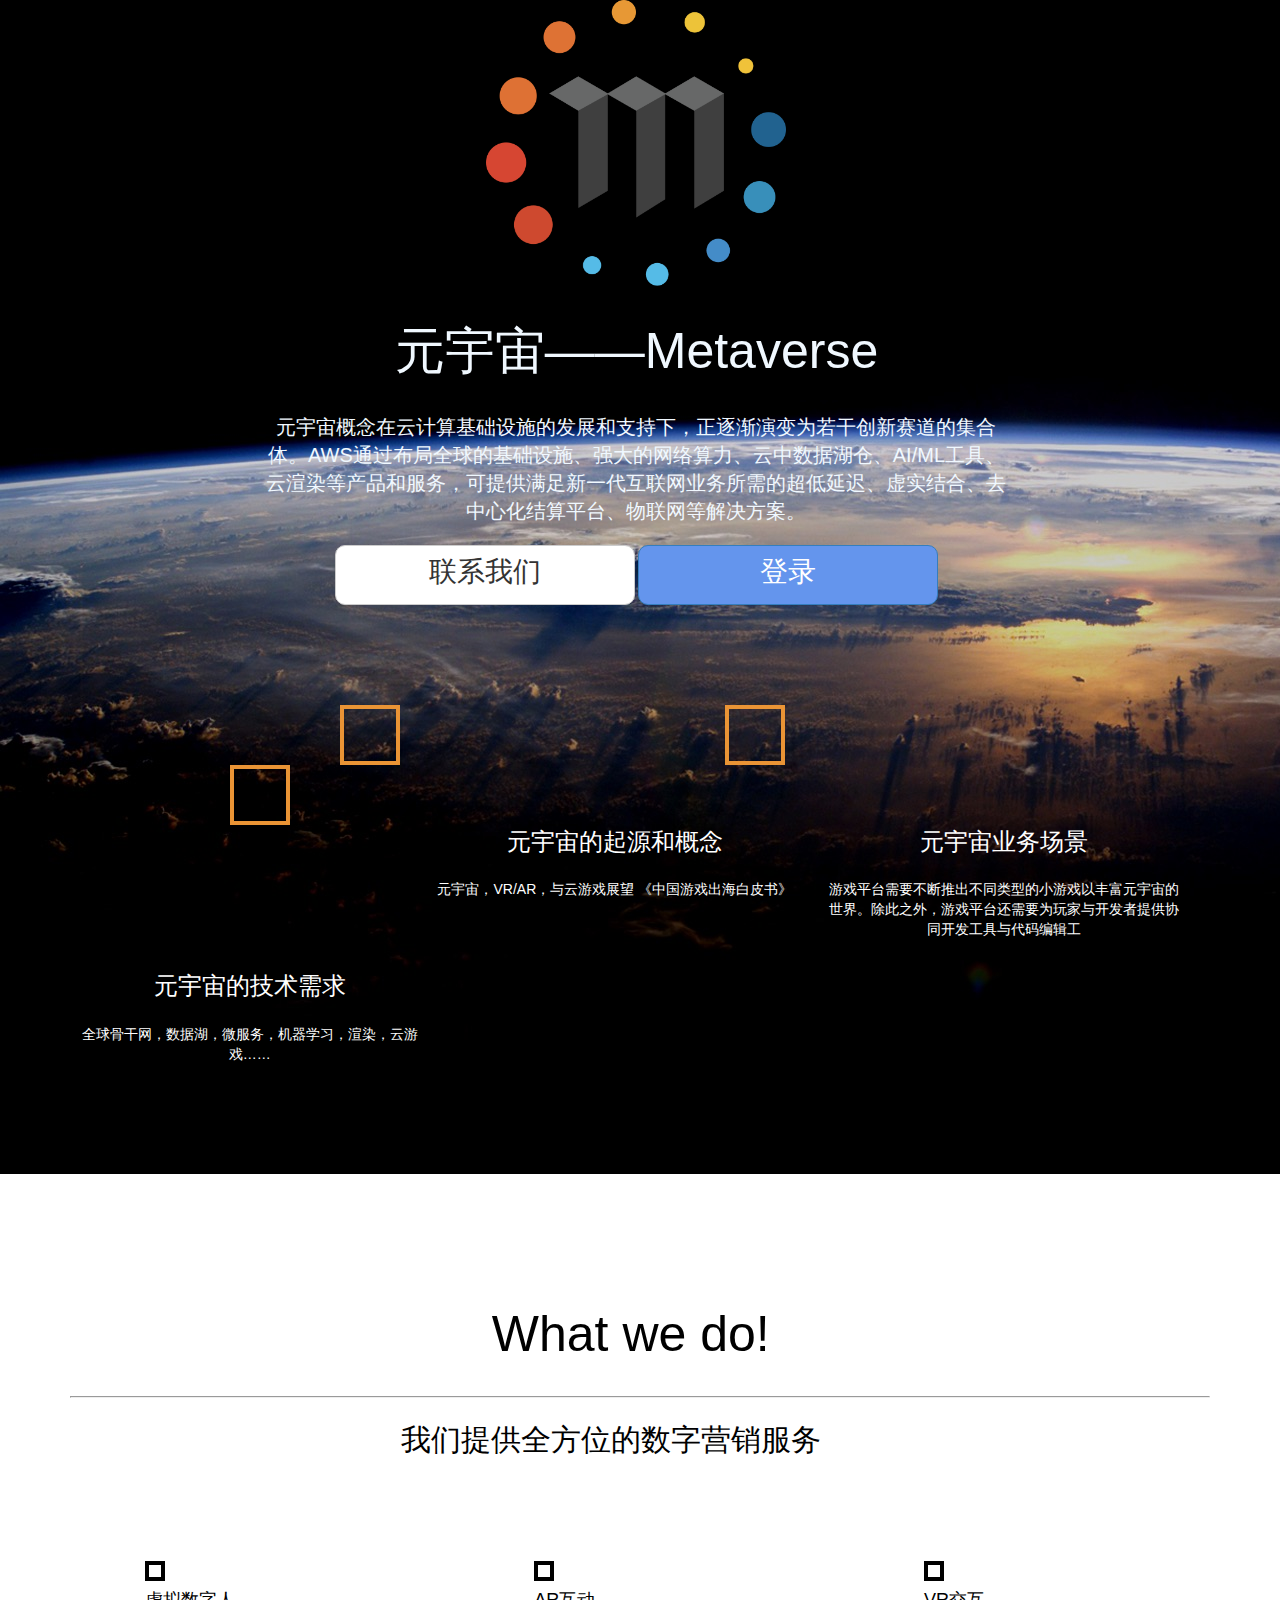
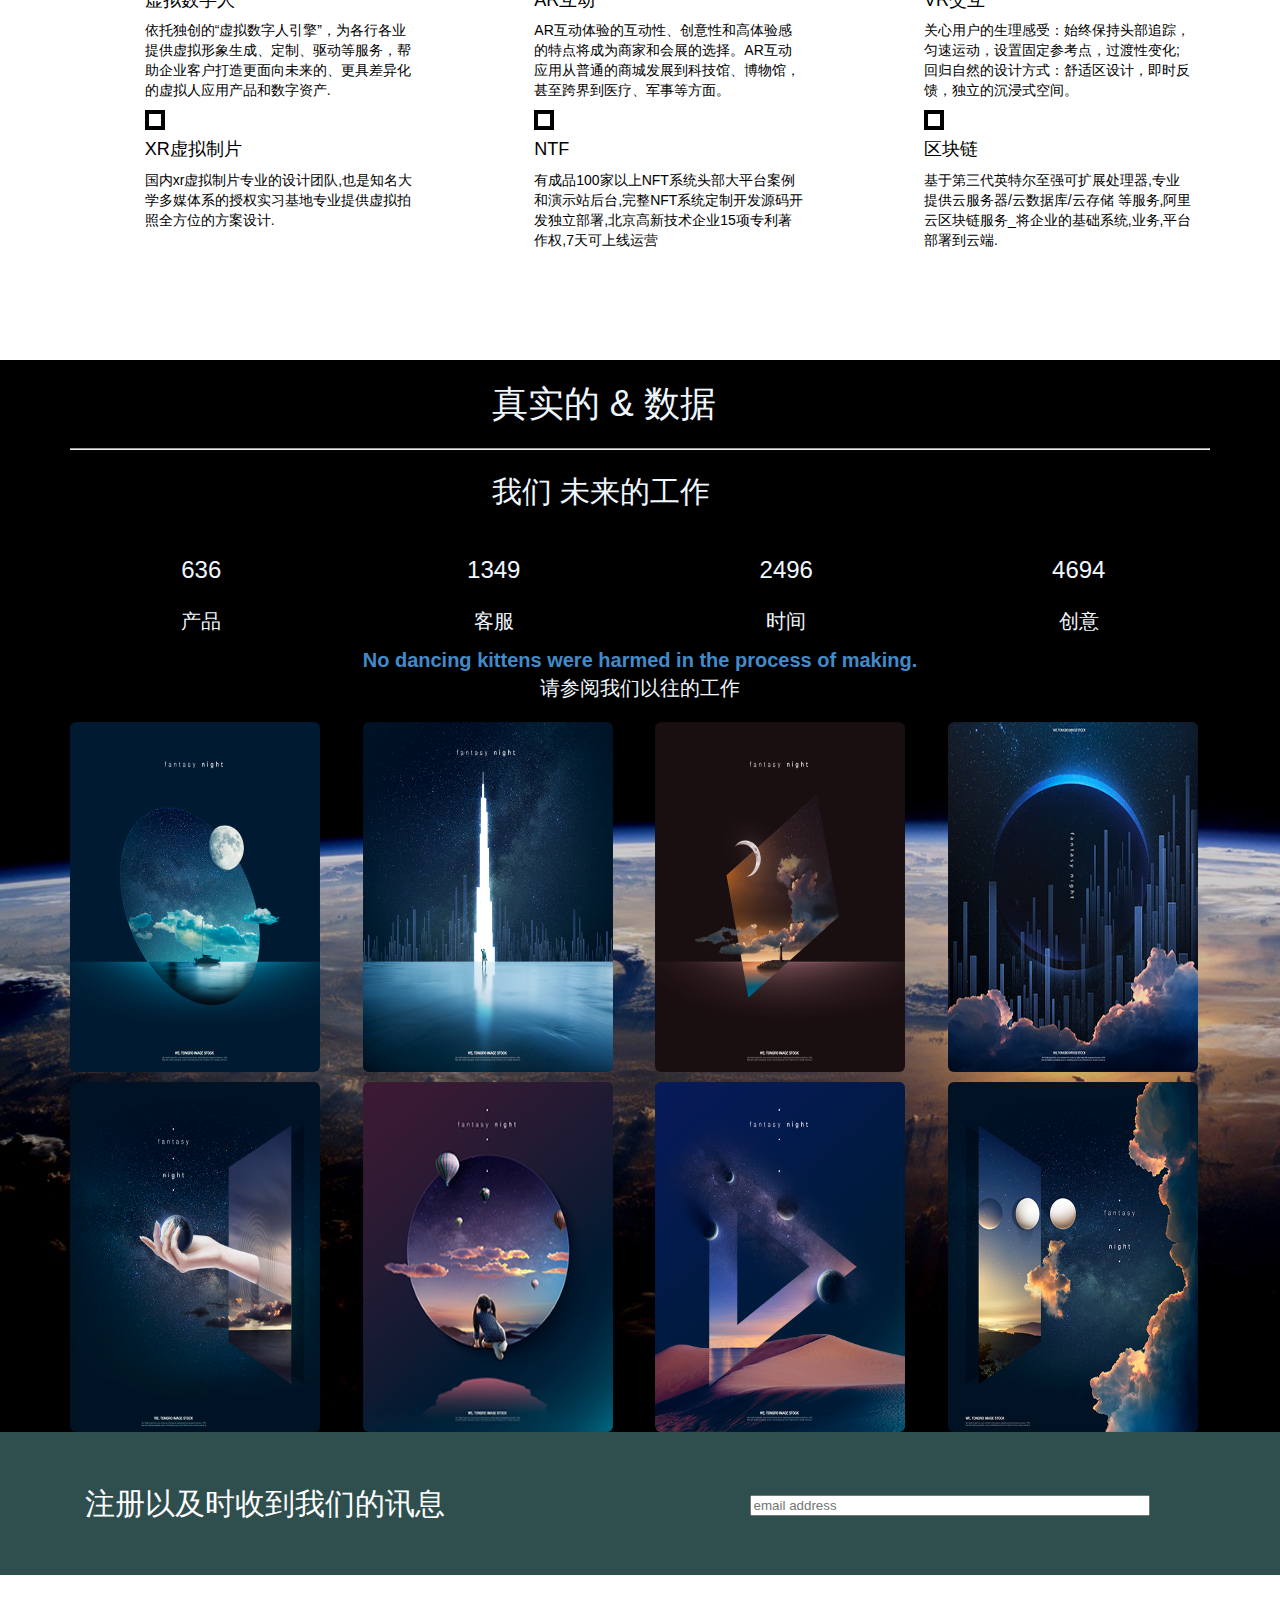
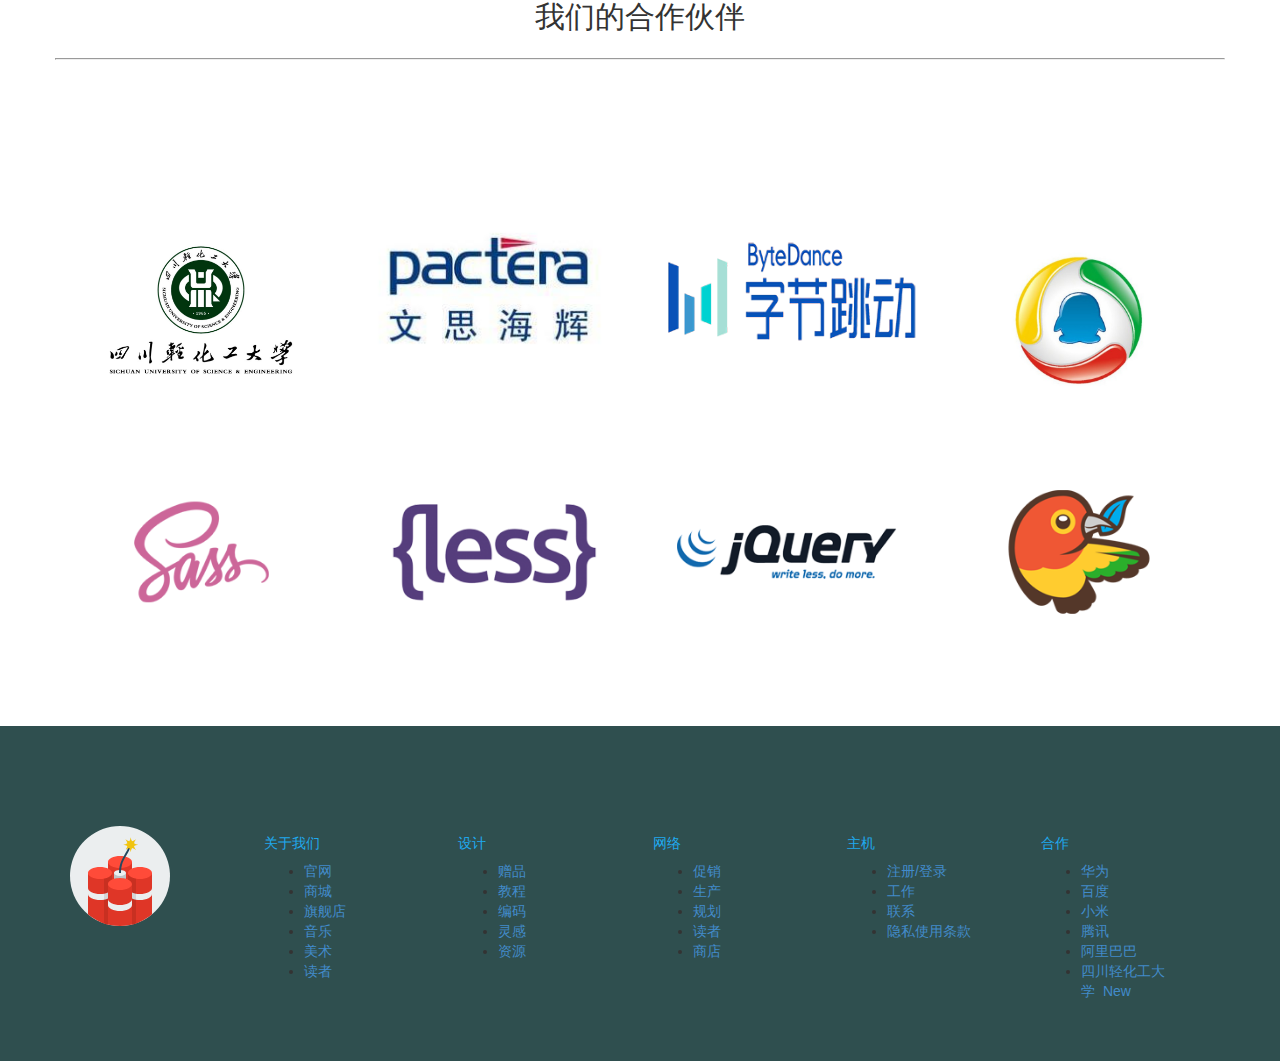
<file: index.html>
<!DOCTYPE html>
<html>
<head>
<meta charset="utf-8">
<link href="css/type.css" rel="stylesheet">
<title>TB元宇宙</title>
</head>
<body>
<div id="page" class="page">
  <div class="item header margin-top-0 padding-bottom-0" id="header3">
    <header class="wrapper image image1">
      <div class="bg bg1"></div>
      <div class="container">
        <div class="row banner2">
          <div class="col-md-8 col-md-offset-2 text-center"> <img src="images/work/metaverse1.png" width="300" length="300" alt="logo" />
            <h1 class="lead1">元宇宙——Metaverse</h1>
            <p class="lead"> 元宇宙概念在云计算基础设施的发展和支持下，正逐渐演变为若干创新赛道的集合体。AWS通过布局全球的基础设施、强大的网络算力、云中数据湖仓、AI/ML工具、云渲染等产品和服务，可提供满足新一代互联网业务所需的超低延迟、虚实结合、去中心化结算平台、物联网等解决方案。 </p>
            <a href="#" class="btn btn-default btn-lg btn-wide"><span class="fa fa-info"></span> 联系我们</a> <a href="login.html" class="btn btn-primary btn-lg btn-wide"><span class="fa fa-sign-in"></span> 登录</a> </div>
        </div>
        <!-- /.row -->  
      </div>
      <!-- /.container --> 
    </header>
  </div>
  <!-- /.wrapper -->
    <div class="ricengle">
    <div class="ricengle-11 fotercool ">
        <div class="fotercool1" style="width:60px;height:60px;border:4px solid #EA9435;"></div>
        </div>
    <div class="ricengle-12 fotercool ">
        <div class="fotercool1" style="width:60px;height:60px;border:4px solid #EA9435;"></div>
        </div>
    <div class="ricengle-13 fotercool ">
        <div class="fotercool1" style="width:60px;height:60px;border:4px solid #EA9435;"></div>
        </div>
    </div>
  <section id="content-2-2" class="content-block content-2-2 bg-pomegranate">
    <div class="container">
      <div class="row">
        <div class="col-sm-4 col-xs-12 text-center">
          <div class="icon-outline"> <span class="fa fa-send"></span> </div>
          <div class="editContent">
            <h3>元宇宙的起源和概念</h3>
            <p>元宇宙，VR/AR，与云游戏展望
              《中国游戏出海白皮书》</p>
          </div>
        </div>
        <div class="col-sm-4 col-xs-12 text-center" id="col-sm-4">
          <div class="icon-outline"> <span class="fa fa-star"></span> </div>
          <div class="editContent">
            <h3>元宇宙业务场景</h3>
            <p>游戏平台需要不断推出不同类型的小游戏以丰富元宇宙的世界。除此之外，游戏平台还需要为玩家与开发者提供协同开发工具与代码编辑工</p>
          </div>
        </div>
        <div class="col-sm-4 col-xs-12 text-center">
          <div class="icon-outline"> <span class="fa fa-tags"></span> </div>
          <div class="editContent">
            <h3>元宇宙的技术需求</h3>
            <p>全球骨干网，数据湖，微服务，机器学习，渲染，云游戏……</p>
          </div>
        </div>
      </div>
      <!--// END Row --> 
    </div>
  </section>
  <section id="content-1-9" class="content-1-9 content-block">
    <div class="container">
      <div class="underlined-title" id="center-11">
        <div class="editContent" id="over-22">
          <h1 class="golo11" >What we do!</h1>
        </div>
          <hr>
        <div class="editContent">
          <h2 id="center-12">我们提供全方位的数字营销服务</h2>
        </div>
      </div>
      <div class="row">
        <div class="col-md-4 col-sm-12 col-xs-12 pad25">
          <div class="col-xs-2"> <span class="fa fa-pencil"></span> </div>
          <div class="col-xs-10">
          <div style="width:20px;height:20px;border:4px solid #000;"></div>
            <div class="editContent">
              <h4>虚拟数字人</h4>
            </div>
            <div class="editContent">
              <p>依托独创的“虚拟数字人引擎”，为各行各业提供虚拟形象生成、定制、驱动等服务，帮助企业客户打造更面向未来的、更具差异化的虚拟人应用产品和数字资产.</p>
            </div>
          </div>
        </div>
        <div class="col-md-4 col-sm-12 col-xs-12 pad25">
          <div class="col-xs-2"> <span class="fa fa-code"></span> </div>
          <div class="col-xs-10">
              <div style="width:20px;height:20px;border:4px solid #000;"></div>
            <div class="editContent">
              <h4>AR互动</h4>
            </div>
            <div class="editContent">
              <p>AR互动体验的互动性、创意性和高体验感的特点将成为商家和会展的选择。AR互动应用从普通的商城发展到科技馆、博物馆，甚至跨界到医疗、军事等方面。</p>
            </div>
          </div>
        </div>
        <div class="col-md-4 col-sm-12 col-xs-12 pad25">
          <div class="col-xs-2"> <span class="fa fa-comments-o"></span> </div>
          <div class="col-xs-10">
              <div style="width:20px;height:20px;border:4px solid #000;"></div>
            <div class="editContent">
              <h4>VR交互</h4>
            </div>
            <div class="editContent">
              <p>关心用户的生理感受：始终保持头部追踪，匀速运动，设置固定参考点，过渡性变化;回归自然的设计方式：舒适区设计，即时反馈，独立的沉浸式空间。</p>
            </div>
          </div>
        </div>
        <div class="col-md-4 col-sm-12 col-xs-12 pad25">
          <div class="col-xs-2"> <span class="fa fa-search"></span> </div>
          <div class="col-xs-10">
              <div style="width:20px;height:20px;border:4px solid #000;"></div>
            <div class="editContent">
              <h4>XR虚拟制片</h4>
            </div>
            <div class="editContent">
              <p>国内xr虚拟制片专业的设计团队,也是知名大学多媒体系的授权实习基地专业提供虚拟拍照全方位的方案设计.</p>
            </div>
          </div>
        </div>
        <div class="col-md-4 col-sm-12 col-xs-12 pad25">
          <div class="col-xs-2"> <span class="fa fa-mobile"></span> </div>
          <div class="col-xs-10">
              <div style="width:20px;height:20px;border:4px solid #000;"></div>
            <div class="editContent">
              <h4>NTF</h4>
            </div>
            <div class="editContent">
              <p>有成品100家以上NFT系统头部大平台案例和演示站后台,完整NFT系统定制开发源码开发独立部署,北京高新技术企业15项专利著作权,7天可上线运营</p>
            </div>
          </div>
        </div>
        <div class="col-md-4 col-sm-12 col-xs-12 pad25">
          <div class="col-xs-2"> <span class="fa fa-bookmark"></span> </div>
          <div class="col-xs-10">
              <div style="width:20px;height:20px;border:4px solid #000;"></div>
            <div class="editContent">
              <h4>区块链</h4>
            </div>
            <div class="editContent">
              <p>基于第三代英特尔至强可扩展处理器,专业提供云服务器/云数据库/云存储 等服务,阿里云区块链服务_将企业的基础系统,业务,平台部署到云端.</p>
            </div>
          </div>
        </div>
      </div>
      <!-- /.row --> 
    </div>
    <!-- /.container --> 
    
  </section>
  <!-- // End Content Block 1-9 --><!-- Start Content Block 2-7 -->
  <section id="content-2-7" class="content-block content-2-7">
    <div class="container">
      <div class="row">
        <div class="col-sm-12">
          <div class="underlined-title">
            <div class="editContent" id="center-22">
              <h1 class="goodter-1">真实的 &amp; 数据</h1>
            </div>
            <hr>
            <div class="editContent" id="center-21">
              <h2>我们 <span class="fa fa-heart pomegranate"></span> 未来的工作</h2>
            </div>
          </div>
        </div>
        <div class="col-sm-3 text-center">
          <div class="counter-icon"> <span class="fa fa-magic"></span> </div>
          <div class="counter-text">
            <div class="editContent">
              <h3 class="counter">636</h3>
            </div>
            <div class="editContent">
              <p>产品</p>
            </div>
          </div>
        </div>
        <div class="col-sm-3 text-center">
          <div class="counter-icon"> <span class="fa fa-coffee"></span> </div>
          <div class="counter-text">
            <div class="editContent">
              <h3 class="counter">1349</h3>
            </div>
            <div class="editContent">
              <p>客服</p>
            </div>
          </div>
        </div>
        <div class="col-sm-3 text-center">
          <div class="counter-icon"> <span class="fa fa-lightbulb-o"></span> </div>
          <div class="counter-text">
            <div class="editContent">
              <h3 class="counter">2496</h3>
            </div>
            <div class="editContent">
              <p>时间</p>
            </div>
          </div>
        </div>
        <div class="col-sm-3 text-center">
          <div class="counter-icon"> <span class="fa fa-clock-o"></span> </div>
          <div class="counter-text">
            <div class="editContent">
              <h3 class="counter">4694</h3>
            </div>
            <div class="editContent">
              <p>创意</p>
            </div>
          </div>
        </div>
        <div class="col-sm-12 text-center pad45">
          <div class="editContent"> <strong class="white"><a>No dancing kittens were harmed in the process of making.</a></strong> </div>
        </div>
      </div>
      <!-- /.row --> 
    </div>
    <!-- /.container --> 
  </section>
  <!--// END Content Block 2-7 -->
  <div class="item portfolio" id="portfolio2">
    <div class="container">
      <div class="row margin-bottom-40">
        <div class="col-md-12">
          <p class="lead text-center editContent"> 请参阅我们以往的工作 </p>
        </div>
        <!-- /.col-md-12 -->  
      </div>
      <!-- /.row -->
      <div class="row margin-bottom-20">
        <div class="col-md-3"> <a href="#" class="over"> <img width=" 250px" height="350px" src="images/work/psd1.png" class="img-rounded width-100" alt="" id="testImage" style="margin-right: 10px;">
          <p></p>
          </a> </div>
        <!-- /.col-md-3 col -->
        <div class="col-md-3"> <a href="#" class="over"> <img width=" 250px" height="350px" src="images/work/psd2.png" class ="img-rounded width-100" alt="" style="margin-right: 10px;"> </a> </div>
        <!-- /.col-md-3 col -->   
        <div class="col-md-3"> <a href="#" class="over"> <img width=" 250px" height="350px" src="images/work/psd3.png" class="img-rounded width-100" alt="" style="margin-right: 10px;"> </a> </div>
        <!-- /.col-md-3 col -->
        <div class="col-md-3"> <a href="#" class="over"> <img width=" 250px" height="350px" src="images/work/psd4.png"  class="img-rounded width-100" alt=""> </a> </div>
        <!-- /.col-md-3 col --> 
      </div>
      <!-- /.row -->
      
      <div class="row margin-bottom-20">
        <div class="col-md-3"> <a href="#" class="over"> <img width=" 250px" height="350px" src="images/work/psd5.png" class="img-rounded width-100" alt="" style="margin-right: 10px;" > </a> </div>
        <!-- /.col-md-3 col -->
        
        <div class="col-md-3"> <a href="#" class="over"> <img width=" 250px" height="350px" src="images/work/psd6.png" class="img-rounded width-100" alt="" style="margin-right: 10px;"> </a> </div>
        <!-- /.col-md-3 col -->
        
        <div class="col-md-3"> <a href="#" class="over"> <img width=" 250px" height="350px" src="images/work/psd8.png" class="img-rounded width-100" alt="" style="margin-right: 10px;"> </a> </div>
        <!-- /.col-md-3 col -->
        
        <div class="col-md-3"> <a href="#" class="over"><img  width=" 250px" height="350px" src="images/work/psd9.png" class="img-rounded width-100" alt=""> </a> </div>
        <!-- /.col-md-3 col --> 
        
      </div>
      <!-- /.row --> 
      
    </div>
    <!-- /.container --> 
    
  </div>
  <!-- /.item --><!-- Start Content Block 2-3 -->
  <section class="content-block content-2-3 bg-deepocean" id="content-yy-11">
    <div class="container">
      <div class="col-sm-7 pull-left">
        <div class="editContent" id="white-11">
          <h2>注册以及时收到我们的讯息</h2>
        </div>
      </div>
      <div class="col-sm-4 pull-right">
        <div class="input-group1">
          <input class="form-control" placeholder="email address" type="email">
        </div>
        <!-- /.input-group -->    
      </div>
    </div>
    <!-- /.container --> 
  </section>
  <!--// END Content Block 2-3 --><!-- Start Content Block 1-6 -->
  <section id="content-1-6" class="content-1-6 content-block">
    <div class="container">
      <div class="row text-center">
        <div class="editContent" id="over-33">
          <h2>我们的合作伙伴</h2>
          <hr>
        </div>
      </div>
      <!--end of row-->
      <div class="row client-row">
        <div class="row-wrapper">
          <div class="col-md-3 col-sm-6 col-xs-12"><a><img alt="" src="images/logo/univety.png"> </a></div>
          <div class="col-md-3 col-sm-6 col-xs-12"> <img alt="" src="images/logo/boss.jfif"> </div>
          <div class="col-md-3 col-sm-6 col-xs-12"> <img alt="" src="images/logo/logio-zijie.png"> </div>
          <div class="col-md-3 col-sm-6 col-xs-12"> <img alt="" src="images/logo/tenxun.png"> </div>
        </div>
      </div>
      <!-- /.row -->
      <div class="row client-row">
        <div class="row-wrapper">
          <div class="col-md-3 hidden-sm hidden-xs"> <img alt="" src="images/logo/logo-sass.png"> </div>
          <div class="col-md-3 hidden-sm hidden-xs"> <img alt="" src="images/logo/logo-less.png"> </div>
          <div class="col-md-3 hidden-sm hidden-xs"> <img alt="" src="images/logo/logo-jquery.png"> </div>
          <div class="col-md-3 hidden-sm hidden-xs"> <img alt="" src="images/logo/logo-bower.png"> </div>
        </div>
      </div>
      <!-- /.row --> 
    </div>
    <!-- /.container --> 
    
  </section>
  <!-- // End Content Block 1-6 -->
  <div class="footerWrapper" id="footer1">
    <div class="item footer bottom-menu bottom-menu-large bottom-menu-inverse">
      <div class="container">
        <div class="row">
          <div class="col-md-2 navbar-brand"> <a class="heat-22" href="#"><img alt="" src="images/svg/dynamite.svg"></a> 
            <!--                    小标--> 
          </div>
          <div class="col-md-2">
            <h5 class="title">关于我们</h5>
            <ul class="bottom-links">
              <li><a href="#">官网</a></li>
              <li><a href="#">商城</a></li>
              <li><a href="#">旗舰店</a></li>
              <li><a href="#">音乐</a></li>
              <li><a href="#">美术</a></li>
              <li><a href="#">读者</a></li>
            </ul>
          </div>
          <div class="col-md-2">
            <h5 class="title">设计</h5>
            <ul class="bottom-links">
              <li><a href="#">赠品</a></li>
              <li><a href="#">教程</a></li>
              <li><a href="#">编码</a></li>
              <li><a href="#">灵感</a></li>
              <li><a href="#">资源</a></li>
            </ul>
          </div>
          <div class="col-md-2">
            <h5 class="title">网络</h5>
            <ul class="bottom-links">
              <li><a href="#">促销</a></li>
              <li><a href="#">生产</a></li>
              <li><a href="#">规划</a></li>
              <li><a href="#">读者</a></li>
              <li><a href="#">商店</a></li>
            </ul>
          </div>
          <div class="col-md-2">
            <h5 class="title">主机</h5>
            <ul class="bottom-links">
              <li><a href="#">注册/登录</a></li>
              <li class="active"><a href="#">工作</a></li>
              <li><a href="#">联系</a></li>
              <li><a href="#">隐私使用条款</a></li>
            </ul>
          </div>
          <div class="col-md-2">
            <h5 class="title">合作</h5>
            <ul class="bottom-links">
              <li><a href="#">华为</a></li>
              <li><a href="#">百度</a></li>
              <li><a href="#">小米</a></li>
              <li><a href="#">腾讯</a></li>
              <li><a href="#">阿里巴巴</a></li>
              <li><a href="#">四川轻化工大学&nbsp;&nbsp;<span class="label label-small label-primary">New</span></a></li>
            </ul>
          </div>
        </div>
      </div>
    </div>
    <!-- /.item --> 
    
  </div>
  <!-- /.footerWrapper --></div>
<!-- /#page -->

</body>
</html>
</file>
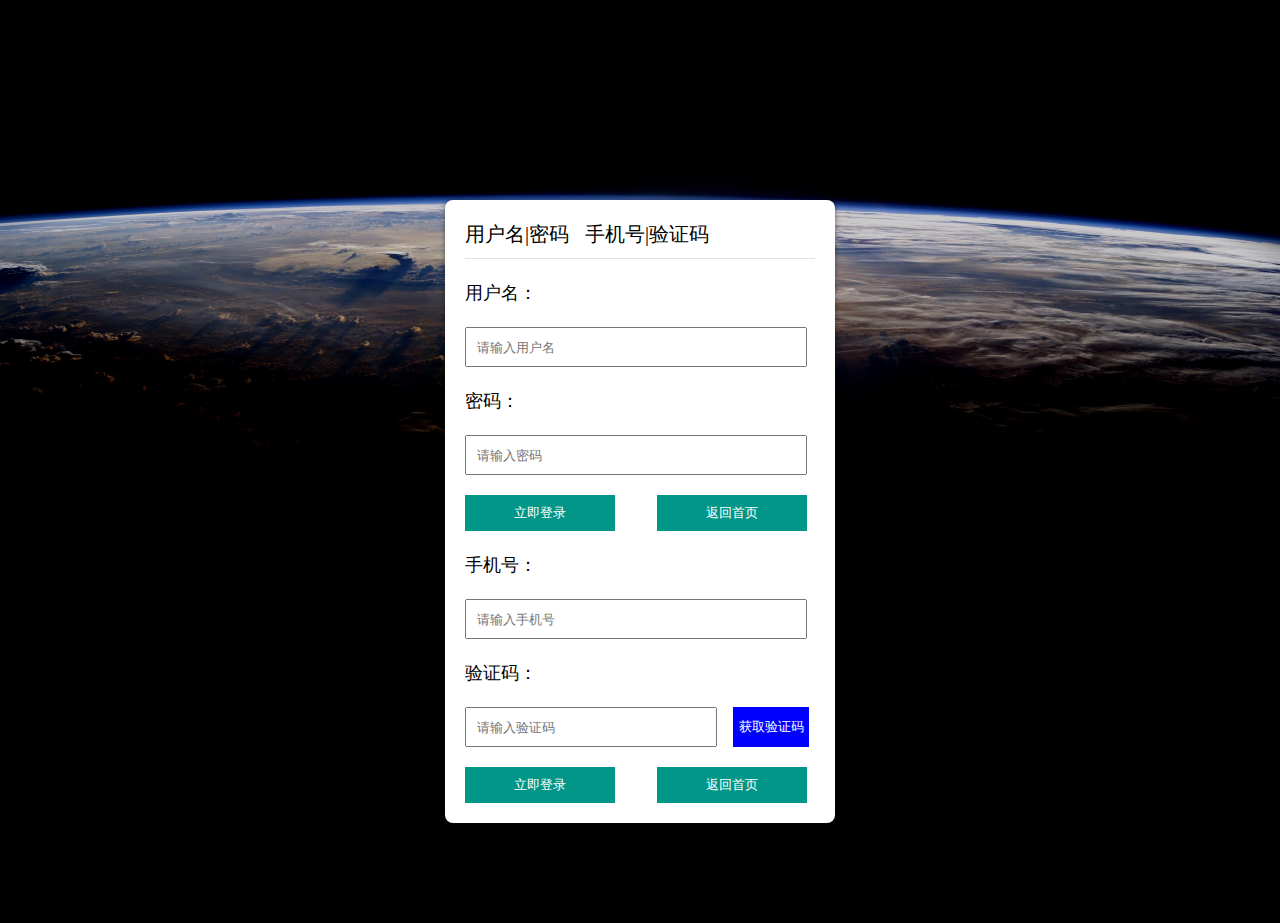
<file: login.html>
<!DOCTYPE html>
<html lang="en">
<head>
<meta charset="UTF-8">
<title>用户登录页面</title>
<link rel="stylesheet" href="css/login.css">
<script>
    $(function () {
        // 初始时刻隐藏手机号验证码，显示用户名密码
         $('.login-box').hide();
        $('.login-box').first().show();
        // 显示或隐藏登录方式
        $('.login-method').each(function (i) {
            $(this).click(function () {
                $('.login-box').hide();
                $('.login-box').eq(i).show();
            })
        })
    })
</script>
</head>
<body style="background-repeat:no-repeat
      background-attachment:fixed;
      background-size:100% 100%; ">
	<div class="content-1-22">
<div class="login-bg"> </div>
<div class="login-box-wrapper">
  <div class="login-title"> <span class="login-method">用户名|密码</span>&nbsp;&nbsp;&nbsp;&nbsp;<span class="login-method">手机号|验证码</span> </div>
  <div class="hr-line-div"></div>
  <form action="" class="login-box">
    <p class="paragraph">用户名：</p>
    <p>
      <input type="text" placeholder="请输入用户名" name="username">
    </p>
    <p class="paragraph">密码：</p>
    <p>
      <input type="password" placeholder="请输入密码" name="password">
    </p>
    <p>
      <input type="submit" class="login-btn" value="立即登录">
      <input type="button" class="login-btn" value="返回首页">
    </p>
  </form>
  <form action="" class="login-box">
    <p class="paragraph">手机号：</p>
    <p>
      <input type="text" placeholder="请输入手机号" name="phone">
    </p>
    <p class="paragraph">验证码：</p>
    <p>
      <input type="text" placeholder="请输入验证码" name="checkcode" id="checkcode">
      <input type="button" id="mybtn" value="获取验证码">
    </p>
    <p>
      <input type="submit" class="login-btn" value="立即登录">
      <input type="button" class="login-btn" value="返回首页">
    </p>
  </form>
</div>
</div>
</body>
</html>
</file>
<file: css/type.css>
html {
  font-family: "微软雅黑";
  -webkit-text-size-adjust: 100%;
  -ms-text-size-adjust: 100%;
}
body {
  margin: 0;
}
a {
  background: transparent;
}
a:focus {
  outline: thin dotted;
}
a:active, a:hover {
  outline: 0;
}
h1 {
  margin: 0.67em 0;
  font-size: 2em;
}
*, *:before, *:after {
  -webkit-box-sizing: border-box;
  -moz-box-sizing: border-box;
  box-sizing: border-box;
}
body {
  font-family: "Helvetica Neue", Helvetica, Arial, sans-serif;
  font-size: 14px;
  line-height: 1.428571429;
  color: #333333;
  background-color: #ffffff;
}
a {
  color: #428bca;
  text-decoration: none;
}
a:hover, a:focus {
  color: #2a6496;
  text-decoration: underline;
}
a:focus {
  outline: thin dotted;
  outline: 5px auto -webkit-focus-ring-color;
  outline-offset: -2px;
}
.img-responsive {
  display: block;
  height: auto;
  max-width: 100%;
}
.img-rounded {
  border-radius: 6px;
}
.img-thumbnail {
  display: inline-block;
  height: auto;
  max-width: 100%;
  padding: 4px;
  line-height: 1.428571429;
  background-color: #ffffff;
  border: 1px solid #dddddd;
  border-radius: 4px;
  -webkit-transition: all 0.2s ease-in-out;
  transition: all 0.2s ease-in-out;
}
.img-circle {
  border-radius: 50%;
}
.sr-only {
  position: absolute;
  width: 1px;
  height: 1px;
  padding: 0;
  margin: -1px;
  overflow: hidden;
  clip: rect(0, 0, 0, 0);
  border: 0;
}
h1, h2, h3, h4, h5, h6, .h1, .h2, .h3, .h4, .h5, .h6 {
  font-family: "Helvetica Neue", Helvetica, Arial, sans-serif;
  font-weight: 500;
  line-height: 1.1;
  color: inherit;
}
h4, h5, h6 {
  margin-top: 10px;
  margin-bottom: 10px;
}
h4 small, h5 small, h6 small, h4 .small, h5 .small, h6 .small {
  font-size: 75%;
}
h1, .h1 {
  font-size: 36px;
}
h2, .h2 {
  font-size: 30px;
}
h3, .h3 {
  font-size: 24px;
}
h4, .h4 {
  font-size: 18px;
}
h5, .h5 {
  font-size: 14px;
}
h6, .h6 {
  font-size: 12px;
}
p {
  margin: 0 0 10px;
}
.lead {
  margin-bottom: 20px;
  font-size: 16px;
  font-weight: 200;
  line-height: 1.4;
}
  .lead {
    font-size: 21px;
  }
small, .small {
  font-size: 85%;
}
cite {
  font-style: normal;
}
.text-left {
  text-align: left;
}
.text-right {
  text-align: right;
}
.text-center {
  text-align: center;
}
.page-header {
  padding-bottom: 9px;
  margin: 40px 0 20px;
  border-bottom: 1px solid #eeeeee;
}
ul, ol {
  margin-top: 0;
  margin-bottom: 10px;
}
ul ul, ol ul, ul ol, ol ol {
  margin-bottom: 0;
}
.lead1{
    font-size:58px;
}
.container {
  padding-right: 15px;
  padding-left: 15px;
  margin-right: auto;
  margin-left: auto;
}
.container:before, .container:after {
  display: table;
  content: " ";
}
.container:after {
  clear: both;
}
.container:before, .container:after {
  display: table;
  content: " ";
}
.container:after {
  clear: both;
}
  .container {
    width: 750px;
  }
  .container {
    width: 970px;
  }
  .container {
    width: 1170px;
  }
.row {
  margin-right: -15px;
  margin-left: -15px;
}
.row:before, .row:after {
  display: table;
  content: " ";
}
.row:after {
  clear: both;
}
.row:before, .row:after {
  display: table;
  content: " ";
}
.row:after {
  clear: both;
}
/*排版布局*/
.col-xs-1, .col-sm-1, .col-md-1, .col-lg-1, .col-xs-2, .col-sm-2, .col-md-2, .col-lg-2, .col-xs-3, .col-sm-3, .col-md-3, .col-lg-3, .col-xs-4, .col-sm-4, .col-md-4, .col-lg-4, .col-xs-5, .col-sm-5, .col-md-5, .col-lg-5, .col-xs-6, .col-sm-6, .col-md-6, .col-lg-6, .col-xs-7, .col-sm-7, .col-md-7, .col-lg-7, .col-xs-8, .col-sm-8, .col-md-8, .col-lg-8, .col-xs-9, .col-sm-9, .col-md-9, .col-lg-9, .col-xs-10, .col-sm-10, .col-md-10, .col-lg-10, .col-xs-11, .col-sm-11, .col-md-11, .col-lg-11, .col-xs-12, .col-sm-12, .col-md-12, .col-lg-12 {
  position: relative;
  min-height: 1px;
  padding-right: 15px;
  padding-left: 15px;
}
.col-xs-1, .col-xs-2, .col-xs-3, .col-xs-4, .col-xs-5, .col-xs-6, .col-xs-7, .col-xs-8, .col-xs-9, .col-xs-10, .col-xs-11, .col-xs-12 {
  float: left;
}
.col-xs-12 {
  width: 100%;
}
.col-xs-11 {
  width: 91.6%;
}
.col-xs-10 {
  width: 83.3%;
}
.col-xs-9 {
  width: 75%;
}
.col-xs-8 {
  width: 66.6%;
}
.col-xs-7 {
  width: 58.3%;
}
.col-xs-6 {
  width: 50%;
}
.col-xs-5 {
  width: 41.6%;
}
.col-xs-4 {
  width: 33.3%;
}
.col-xs-3 {
  width: 25%;
}
.col-xs-2 {
  width: 16.6%;
}
.col-xs-1 {
  width: 8.33%;
}
.col-xs-offset-12 {
  margin-left: 100%;
}
.col-xs-offset-11 {
  margin-left: 91.6%;
}
.col-xs-offset-10 {
  margin-left: 83.3%;
}
.col-xs-offset-9 {
  margin-left: 75%;
}
.col-xs-offset-8 {
  margin-left: 66.6%;
}
.col-xs-offset-7 {
  margin-left: 58.3%;
}
.col-xs-offset-6 {
  margin-left: 50%;
}
.col-xs-offset-5 {
  margin-left: 41.67%;
}
.col-xs-offset-4 {
  margin-left: 33.3%;
}
.col-xs-offset-3 {
  margin-left: 25%;
}
.col-xs-offset-2 {
  margin-left: 16.6%;
}
.col-xs-offset-1 {
  margin-left: 8.33%;
}
.col-xs-offset-0 {
  margin-left: 0;
}
  .col-sm-1, .col-sm-2, .col-sm-3, .col-sm-4, .col-sm-5, .col-sm-6, .col-sm-7, .col-sm-8, .col-sm-9, .col-sm-10, .col-sm-11, .col-sm-12 {
    float: left;
  }
  .col-sm-12 {
    width: 100%;
  }
  .col-sm-11 {
    width: 91.6%;
  }
  .col-sm-10 {
    width: 83.3%;
  }
  .col-sm-9 {
    width: 75%;
  }
  .col-sm-8 {
    width: 66.6%;
  }
  .col-sm-7 {
    width: 58.3%;
  }
  .col-sm-6 {
    width: 50%;
  }
  .col-sm-5 {
    width: 41.6%;
  }
  .col-sm-4 {
    width: 33.3%;
  }
  .col-sm-3 {
    width: 25%;
  }
  .col-sm-2 {
    width: 16.66%;
  }
  .col-sm-1 {
    width: 8.3%;
  }
  .col-sm-offset-12 {
    margin-left: 100%;
  }
  .col-sm-offset-11 {
    margin-left: 91.6%;
  }
  .col-sm-offset-10 {
    margin-left: 83.3%;
  }
  .col-sm-offset-9 {
    margin-left: 75%;
  }
  .col-sm-offset-8 {
    margin-left: 66.6%;
  }
  .col-sm-offset-7 {
    margin-left: 58.3%;
  }
  .col-sm-offset-6 {
    margin-left: 50%;
  }
  .col-sm-offset-5 {
    margin-left: 41.6%;
  }
  .col-sm-offset-4 {
    margin-left: 33.3%;
  }
  .col-sm-offset-3 {
    margin-left: 25%;
  }
  .col-sm-offset-2 {
    margin-left: 16.66%;
  }
  .col-sm-offset-1 {
    margin-left: 8.33%;
  }
  .col-sm-offset-0 {
    margin-left: 0;
  }
  .col-md-1, .col-md-2, .col-md-3, .col-md-4, .col-md-5, .col-md-6, .col-md-7, .col-md-8, .col-md-9, .col-md-10, .col-md-11, .col-md-12 {
    float: left;
  }
  .col-md-12 {
    width: 100%;
  }
  .col-md-11 {
    width: 91.6%;
  }
  .col-md-10 {
    width: 83.3%;
  }
  .col-md-9 {
    width: 75%;
  }
  .col-md-8 {
    width: 66.6%;
  }
  .col-md-7 {
    width: 58.3%;
  }
  .col-md-6 {
    width: 50%;
  }
  .col-md-5 {
    width: 41.6%;
  }
  .col-md-4 {
    width: 33.3%;
  }
  .col-md-3 {
    width: 25%;
  }
  .col-md-2 {
    width: 16.6%;
  }
  .col-md-1 {
    width: 8.3%;
  }
  .col-md-offset-12 {
    margin-left: 100%;
  }
  .col-md-offset-11 {
    margin-left: 91.6%;
  }
  .col-md-offset-10 {
    margin-left: 83.3%;
  }
  .col-md-offset-9 {
    margin-left: 75%;
  }
  .col-md-offset-8 {
    margin-left: 66.6%;
  }
  .col-md-offset-7 {
    margin-left: 58.3%;
  }
  .col-md-offset-6 {
    margin-left: 50%;
  }
  .col-md-offset-5 {
    margin-left: 41.6%;
  }
  .col-md-offset-4 {
    margin-left: 33.3%;
  }
  .col-md-offset-3 {
    margin-left: 25%;
  }
  .col-md-offset-2 {
    margin-left: 16.4%;
  }
  .col-md-offset-1 {
    margin-left: 8.3%;
  }
  .col-md-offset-0 {
    margin-left: 0;
  }
.content-2-2{
    padding-top:200px;
    color:white;
}
.page{
    background:url("../images/work/dark-logs-bg.jpg");
}
.over-22{
    align-content:center;
}
.content-1-9{
    padding-top:100px;
    padding-bottom: 100px;
    background-color:white;
    color:#000000;
}
.underlined-title{
    align-content:center;
}
.lead{
    font-size: 20px;
    color:aliceblue;
}
.lead1{
    font-size: 50px;
    color:aliceblue;
}
.content-2-7{
    color:aliceblue;
    font-size:20px;
}
.portfolio2{
    background-color:white;
}
#content-yy-11{
        background-color:darkslategray;
    padding-bottom: 30px;
    padding-top:30px;
}
.input-group1{
    padding-top:33px;
}
.form-control{
    height: auto;
    width: 400px;
}
#over-33{
    padding-bottom:100px;
}
.content-1-6{
    background-color:white;
    padding-bottom:100px;
}
table {
  max-width: 100%;
  background-color: transparent;
}
th {
  text-align: left;
}
#over{
    width: 800;
    length:400;
}
#white-11{
    color:white;
}
.footerWrapper{
    padding-top:100px;
    padding-bottom: 50px;
    background-color:darkslategray;
}
#center-21,#center-22,#over-22{
    padding-left: 37%;
    padding-right:37%;
}
#center-12{
    padding-left: 29%;
    padding-right:29%;    
}
#center-11{
    padding-bottom: 80px;
}
#content-2-2{
    padding-bottom: 100px;
    padding-top: 100px;
    
}
.ricengle{
    padding-top:100px;
}
.ricengle-11,.ricengle-12,.ricengle-13{
    float:left;
}
.ricengle-11{
    padding-left:340px;
    padding-right:100px;
}
.ricengle-12{
    padding-left:225px;
    padding-right:100px;
}
.ricengle-13{
    padding-left:230px;
    padding-right:130px;
}
.fotercool1:hover{
    border-radius:50%;
    background-color:#EA9435;
    transition: all 0.8s;
}
.golo11{
    font-size:50px;
}
/*按钮处理*/
.btn {
  display: inline-block;
  padding: 6px 12px;
  margin-bottom: 0;
  font-size: 28px;
  font-weight: normal;
  line-height: 1.428571429;
  text-align: center;
  white-space: nowrap;
  vertical-align: middle;
  cursor: pointer;
  background-image: none;
  border: 1px solid transparent;
  border-radius: 10px;
  -webkit-user-select: none;
  -moz-user-select: none;
  -ms-user-select: none;
  -o-user-select: none;
  user-select: none;
    width: 300px;
    height:60px;
}
/*登录和联系*/
.btn:focus {
  outline: thin dotted;
  outline: 5px auto -webkit-focus-ring-color;
  outline-offset: -2px;
}
.btn:hover, .btn:focus {
  color: #333333;
  text-decoration: none;
}
.btn-default {
  color: #333333;
  background-color: #ffffff;
  border-color: #cccccc;
}
.btn-default:hover, .btn-default:focus, .btn-default:active, .btn-default.active, .open .dropdown-toggle.btn-default {
  color: #333333;
  background-color:darkgray;
  border-color: #adadad;
}
.btn-default .badge {
  color: #ffffff;
  background-color: #fff;
}
.btn-primary {
  color: #ffffff;
  background-color:cornflowerblue;
  border-color: #357ebd;
}
.title {
  color: #1FA9EE;
}

/*logo动画*/
.row-wrapper {
  display: flex;
  margin-top: 50px;
}

.col-xs-12,.hidden-xs,.margin-bottom-20,.navbar-brand {
  position: relative;
  display: block;
  flex: 1 1 0px;
  transition:all 0.8s;
}

.row-wrapper .col-xs-12:focus,
.row-wrapper .col-xs-12:hover {
  transform: scale(1.5);
  z-index: 1;
}
.col-xs-12 img {
  display: block;
  max-width: 100%;
}
.row-wrapper .hidden-xs:focus,
.row-wrapper .hidden-xs:hover {
  transform: scale(1.5);
  z-index: 1;
}
.hidden-xs img {
  display: block;
  max-width: 100%;
}
.margin-bottom-20 .col-md-3r:focus,
.margin-bottom-20 .col-md-3:hover {
  transform: scale(1.5);
  z-index: 1;
}
.col-md-3 img{
  display: block;
  max-width: 100%;
}
</file>
<file: css/login.css>
/*去除浏览器默认样式*/
*{
    padding: 0;
    margin: 0;
}
/*设置背景颜色*/
.login-bg{
    height: 300px;
}
/*设置登录容器*/
.login-box-wrapper{
    border-radius: 8px;
   background-color: #ffffff;
    box-shadow: 0 0 5px rgba(10,10,10,.5);
    width: 350px;
    padding: 20px;
    margin: 0 auto;
    margin-top: -100px;
    margin-bottom: 100px;
}
/*设置登录标题*/
.login-box-wrapper  .login-title{
    width: 350px;
    height: 28px;
    /*文字水平居中*/
    line-height: 28px;
    cursor: pointer;
}
.login-box-wrapper  .login-title span{
    color: black;
    font-size: 20px;
}
/*设置分割线样式*/
.login-box-wrapper .hr-line-div{
    width: 350px;
    border-top: 1px solid #e4e3e3;
    margin-bottom: 20px ;
    margin-top: 10px;
}
/*设置login-box样式*/
.login-box .paragraph{
    line-height: 28px;
    margin: 20px 0;
    font-size: 18px;
}
.login-box input{
     padding-left: 10px;
     width:328px;
    height: 36px;
    outline: none;
}
.login-box .login-btn{
    width: 150px;
    line-height: 36px;
    margin-top: 20px;
     background-color:#009688;
    border: none;
    color: white;
    padding: 0;
}
/*设置返回首页按钮样式*/
.login-box .login-btn:nth-child(2){
    margin-left: 38px;
}
/*设置验证码标签的样式*/
#checkcode{
    width: 238px;
}
#mybtn{
     float: right;
    width: 74px;
    height: 36px;
    box-sizing: content-box;
    color: white;
    background-color: blue;
    border:none;
    padding: 2px 1px;
    margin-right: 6px;
}
body{
	background-image:url("../images/work/dark-logs-bg.jpg");
}
</file>
